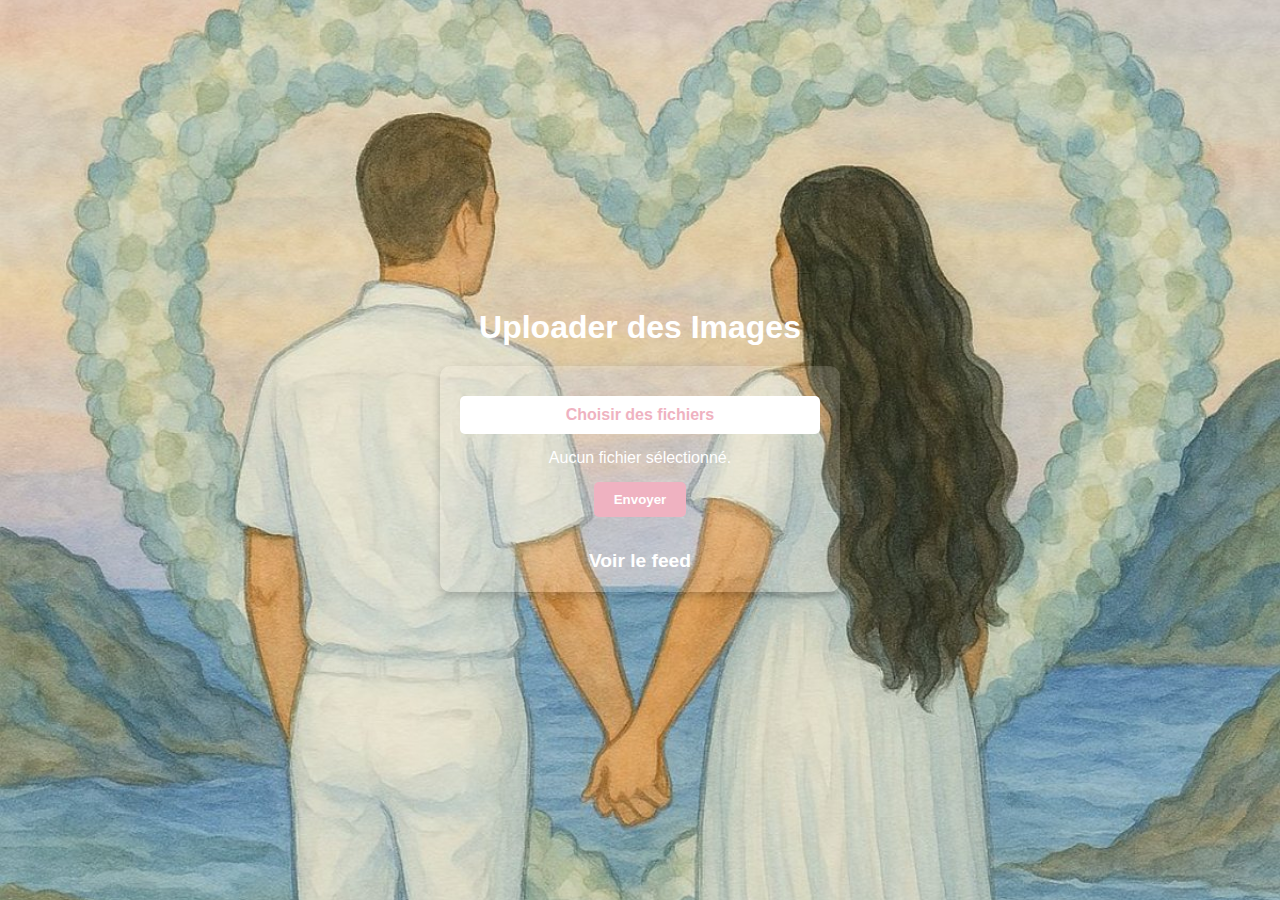
<file: album.html>
<!DOCTYPE html>
<html lang="fr">
<head>
  <meta charset="UTF-8">
  <meta name="viewport" content="width=device-width, initial-scale=1.0">
  <title>Upload d'Images</title>
  <style>
    * {
      margin: 0;
      padding: 0;
      box-sizing: border-box;
    }

    body {
      font-family: Arial, sans-serif;
      color: white;
      display: flex;
      flex-direction: column;
      justify-content: center;
      align-items: center;
      height: 100vh;
      background: url('/img/previewES.jpg') no-repeat center center fixed;
      background-size: cover;
      text-align: center;
    }

    .container {
      background: rgba(255, 250, 244, 0.16); /* Fond semi-transparent pour mieux voir le texte */
      padding: 20px;
      border-radius: 10px;
      width: 80%;
      max-width: 400px;
      box-shadow: 0px 4px 10px rgba(0, 0, 0, 0.2);
    }

    h1 {
      font-size: 2rem;
      margin-bottom: 20px;
    }

    input[type="file"] {
      display: none;
    }

    .upload-label {
      display: block;
      background: white;
      color: #efb2c1;
      padding: 10px 20px;
      border-radius: 5px;
      cursor: pointer;
      font-weight: bold;
      margin-top: 10px;
      text-align: center;
    }

    .status {
      margin-top: 15px;
      font-size: 1rem;
    }

    .btn {
      margin-top: 15px;
      background: #efb2c1;
      color: white;
      padding: 10px 20px;
      border: none;
      border-radius: 5px;
      cursor: pointer;
      font-weight: bold;
    }

    .btn:hover {
      background: #e39fb0;
    }

    @media (max-width: 600px) {
      body {
        font-size: 14px; /* Ajuste la taille de la police sur les petits écrans */
      }

      .container {
        width: 90%;
        padding: 15px;
      }

      .upload-label {
        font-size: 0.9rem;
      }

      .btn {
        font-size: 0.9rem;
      }
    }

    a{
      padding: 5px;
      border-radius: 3px;
      color: white;
      text-decoration: none;
      font-size: 1.2rem;
      font-weight: bold;
      text-decoration: 1px white;
    }
  </style>
</head>
<body>
<h1>Uploader des Images</h1>
<div class="container">
  <label for="fileInput" class="upload-label">Choisir des fichiers</label>
  <input type="file" id="fileInput" multiple accept="image/*">
  <p class="status" id="fileCount">Aucun fichier sélectionné.</p>
  <button class="btn" onclick="uploadFiles()">Envoyer</button>
  <p class="status" id="status"></p>
  <br>
  <a  href="/feed.html">Voir le feed</a>
</div>

<script>
  const fileInput = document.getElementById('fileInput');
  const fileCount = document.getElementById('fileCount');
  const status = document.getElementById('status');

  fileInput.addEventListener('change', () => {
    const count = fileInput.files.length;
    fileCount.innerText = count > 0 ? `${count} fichier(s) sélectionné(s).` : "Aucun fichier sélectionné.";
  });

  async function uploadFiles() {
    if (!fileInput.files.length) {
      status.innerText = "❌ Veuillez sélectionner des fichiers.";
      return;
    }

    status.innerText = "⏳ Envoi en cours...";
    let erreurs = 0;

    for (let file of fileInput.files) {
      const success = await uploadFile(file);
      if (!success) erreurs++;
    }

    if (erreurs > 0) {
      status.innerText = `⚠️ ${erreurs} fichier(s) n'ont pas été envoyés.`;
    } else {
      status.innerText = "✅ Tous les fichiers ont été envoyés !";
    }
  }

  async function uploadFile(file) {
    return new Promise((resolve) => {
      const reader = new FileReader();
      reader.readAsDataURL(file);
      reader.onloadend = async function () {
        const base64 = reader.result.split(",")[1];

        const formData = new URLSearchParams();
        formData.append("file", base64);
        formData.append("fileName", file.name);
        formData.append("mimeType", file.type);

        try {
          const response = await fetch("https://script.google.com/macros/s/AKfycbyN4EZq67WECx6qBJSUHUk0v5suBPVAH7eHgrnJatzqQQK18UV0Hys5fkDuJ5WOJCY/exec", {
            method: "POST",
            body: formData,
            headers: { "Content-Type": "application/x-www-form-urlencoded" }
          });

          const result = await response.text();
          console.log("Réponse serveur:", result);

          if (!result.includes("Fichier uploadé avec succès")) {
            console.error("Erreur d'upload :", result);
            resolve(false);
          } else {
            resolve(true);
          }
        } catch (error) {
          console.error("Erreur de connexion :", error);
          resolve(false);
        }
      };
    });
  }
</script>
</body>
</html>
</file>
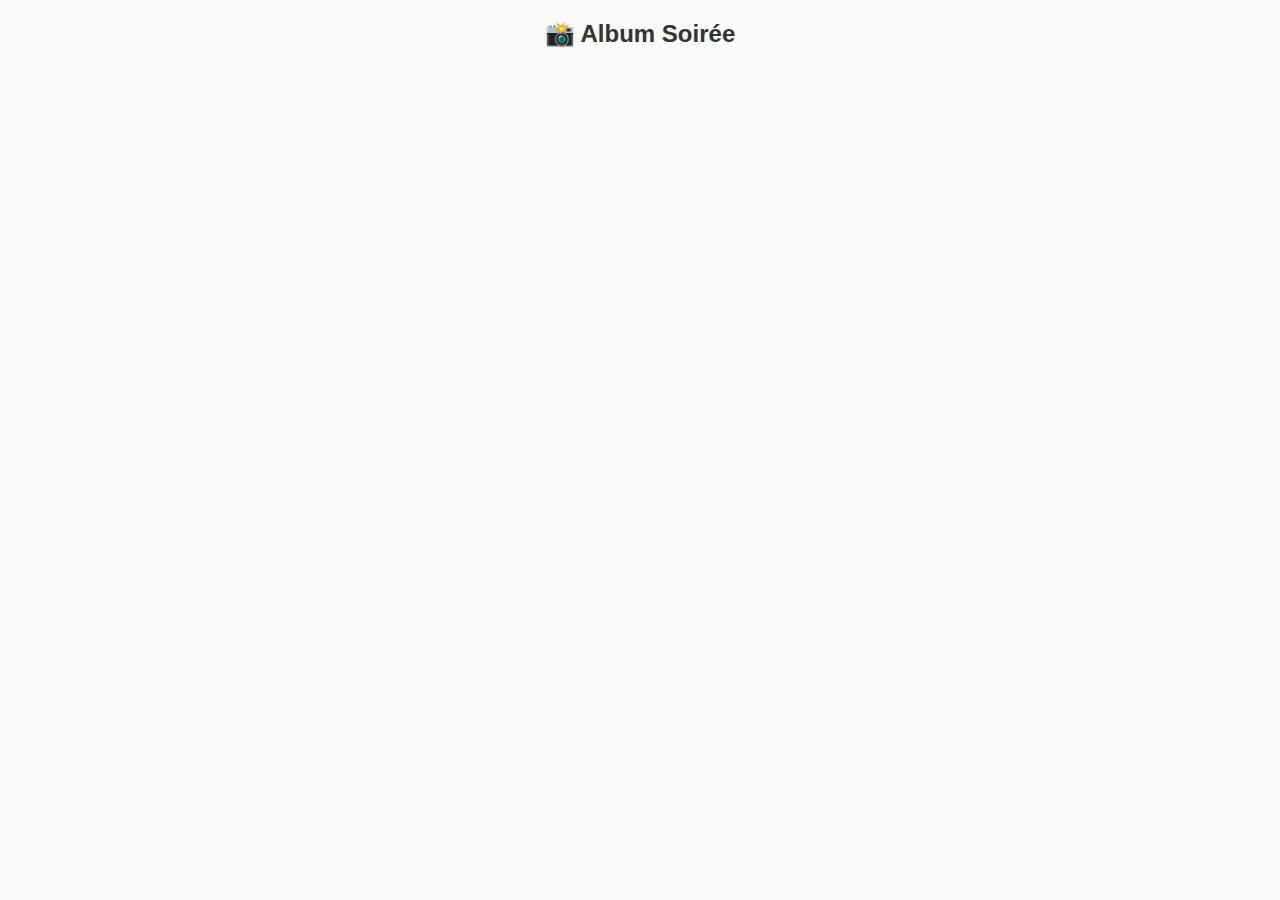
<file: albumImg.html>
<!DOCTYPE html>
<html lang="fr">
<head>
  <meta charset="UTF-8">
  <meta name="viewport" content="width=device-width, initial-scale=1.0">
  <title>Mon Feed Social</title>
  <style>
    * {
      box-sizing: border-box;
      margin: 0;
      padding: 0;
      font-family: "Arial", sans-serif;
    }

    body {
      background-color: #fafafa;
      text-align: center;
    }

    .container {
      max-width: 1200px;
      margin: auto;
      padding: 20px;
    }

    h1 {
      font-size: 24px;
      margin-bottom: 20px;
      color: #333;
    }

    .gallery {
      column-count: 3; /* Affichage style Masonry */
      column-gap: 15px;
    }

    .gallery-item {
      break-inside: avoid;
      margin-bottom: 15px;
      position: relative;
      overflow: hidden;
      border-radius: 10px;
      box-shadow: 0px 4px 10px rgba(0, 0, 0, 0.1);
      transition: transform 0.3s ease-in-out;
    }

    .gallery-item img {
      width: 100%;
      height: auto;
      display: block;
      border-radius: 10px;
    }

    .gallery-item:hover {
      transform: scale(1.02);
    }

    /* Responsive */
    @media (max-width: 900px) {
      .gallery {
        column-count: 2;
      }
    }

    @media (max-width: 600px) {
      .gallery {
        column-count: 1;
      }
    }
  </style>
</head>
<body>
<div class="container">
  <h1>📸 Album Soirée</h1>
  <div class="gallery" id="gallery"></div>
</div>

<script>
  async function loadImages() {
    try {
      const response = await fetch("https://script.google.com/macros/s/AKfycbwF1cKG01XyWGeSdQXk1gk9zzgaOOK-fsc_dq26EDMmX8HFl8zZUdQDUZoWKlqvIlY/exec");
      const images = await response.json();
      const gallery = document.getElementById("gallery");

      images.forEach(url => {
        const div = document.createElement("div");
        div.classList.add("gallery-item");
        const img = document.createElement("img");
        img.src = url;
        img.alt = "Image Drive";
        div.appendChild(img);
        gallery.appendChild(div);
      });
    } catch (error) {
      console.error("Erreur lors du chargement des images :", error);
    }
  }

  loadImages();
</script>
</body>
</html>
</file>
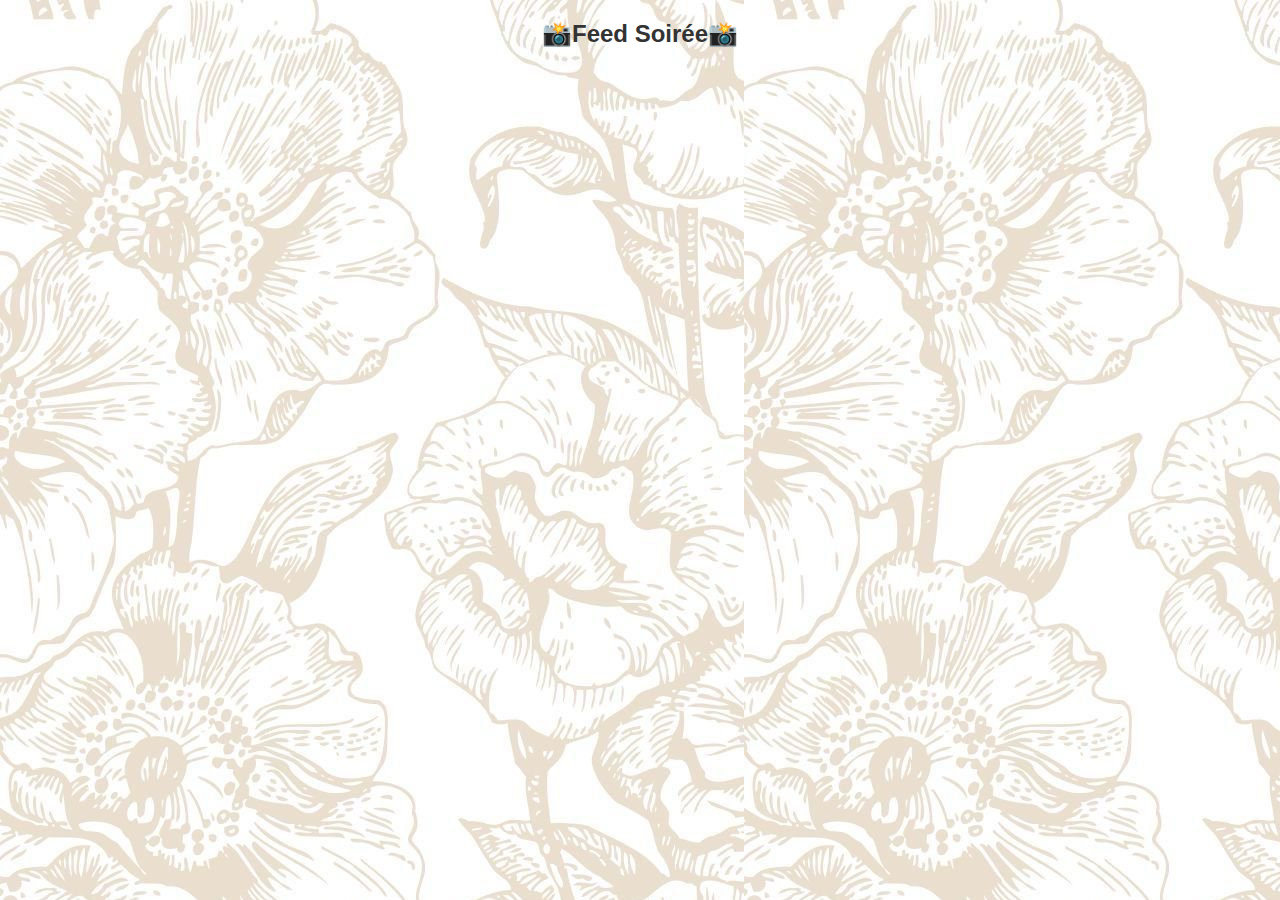
<file: feed.html>
<!DOCTYPE html>
<html lang="fr">
<head>
  <meta charset="UTF-8">
  <meta name="viewport" content="width=device-width, initial-scale=1.0">
  <title>Mon Feed Social</title>
  <style>
    * {
      box-sizing: border-box;
      margin: 0;
      padding: 0;
      font-family: "cormorand", sans-serif;
    }

    body {
      background-image: url("/img/fleurTaupe.jpg");
      text-align: center;
    }

    .container {
      max-width: 1200px;
      margin: auto;
      padding: 20px;
    }

    h1 {
      font-size: 24px;
      margin-bottom: 20px;
      color: #333;
    }

    .gallery {
      column-count: 3; /* Affichage style Masonry */
      column-gap: 15px;
    }

    .gallery-item {
      break-inside: avoid;
      margin-bottom: 15px;
      position: relative;
      overflow: hidden;
      border-radius: 10px;
      box-shadow: 0px 4px 10px rgba(0, 0, 0, 0.1);
      transition: transform 0.3s ease-in-out;
    }

    .gallery-item img {
      width: 100%;
      height: auto;
      display: block;
      border-radius: 10px;
    }

    .gallery-item:hover {
      transform: scale(1.02);
    }

    /* Responsive */
    @media (max-width: 900px) {
      .gallery {
        column-count: 2;
      }
    }

    @media (max-width: 600px) {
      .gallery {
        column-count: 1;
      }
    }
  </style>
</head>
<body>
<div class="container">
  <h1 style="font-family: cormorand, sans-serif">📸Feed Soirée📸</h1>
  <div class="gallery" id="gallery"></div>
</div>

<script>
  async function loadImages() {
    try {
      const response = await fetch("https://script.google.com/macros/s/AKfycbwVZjytnCJRrTESjLsAg9Cq3Fwrg9f-JxP4OAS23220mu5vC3q6MXmW4OX3vH-1CFo/exec");
      const images = await response.json();
      const gallery = document.getElementById("gallery");

      images.forEach(url => {
        const div = document.createElement("div");
        div.classList.add("gallery-item");
        const img = document.createElement("img");
        img.src = url;
        img.alt = "Image Drive";
        div.appendChild(img);
        gallery.appendChild(div);
      });
    } catch (error) {
      console.error("Erreur lors du chargement des images :", error);
    }
  }

  loadImages();
</script>
</body>
</html>
</file>
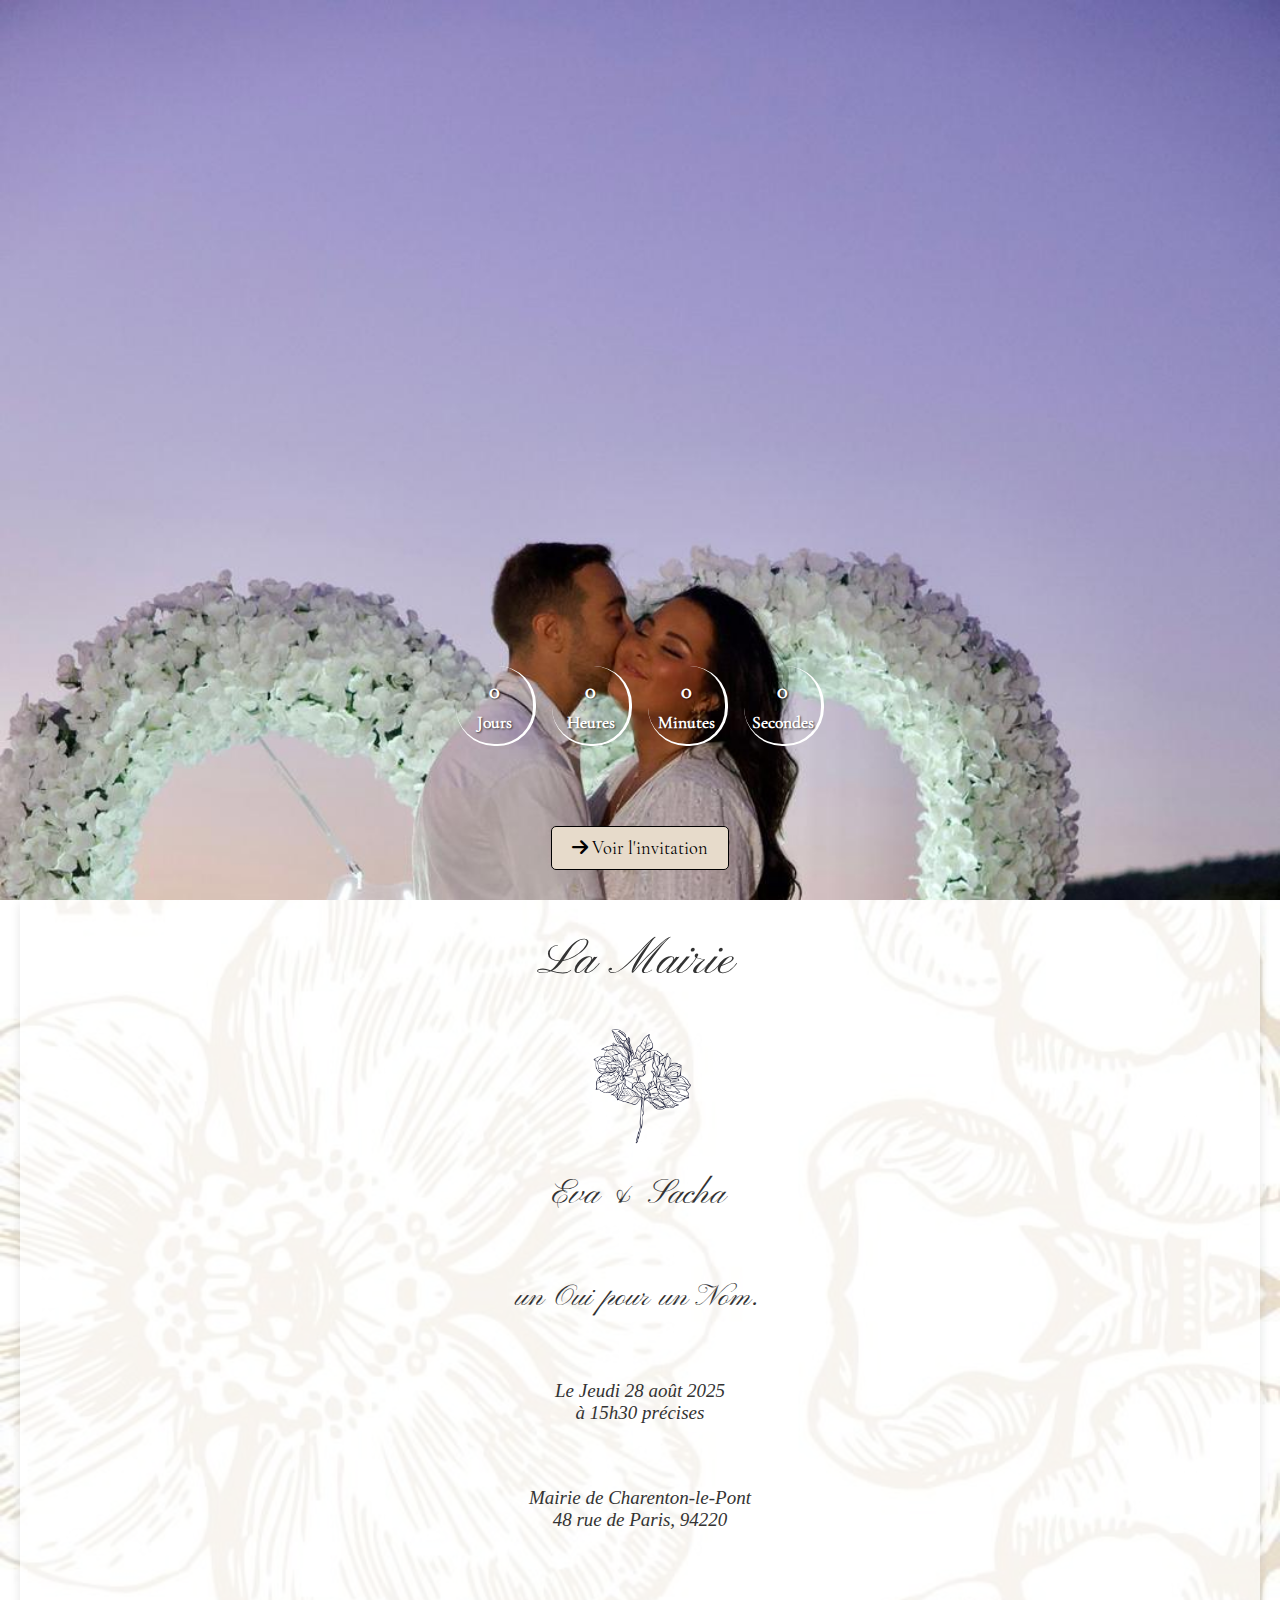
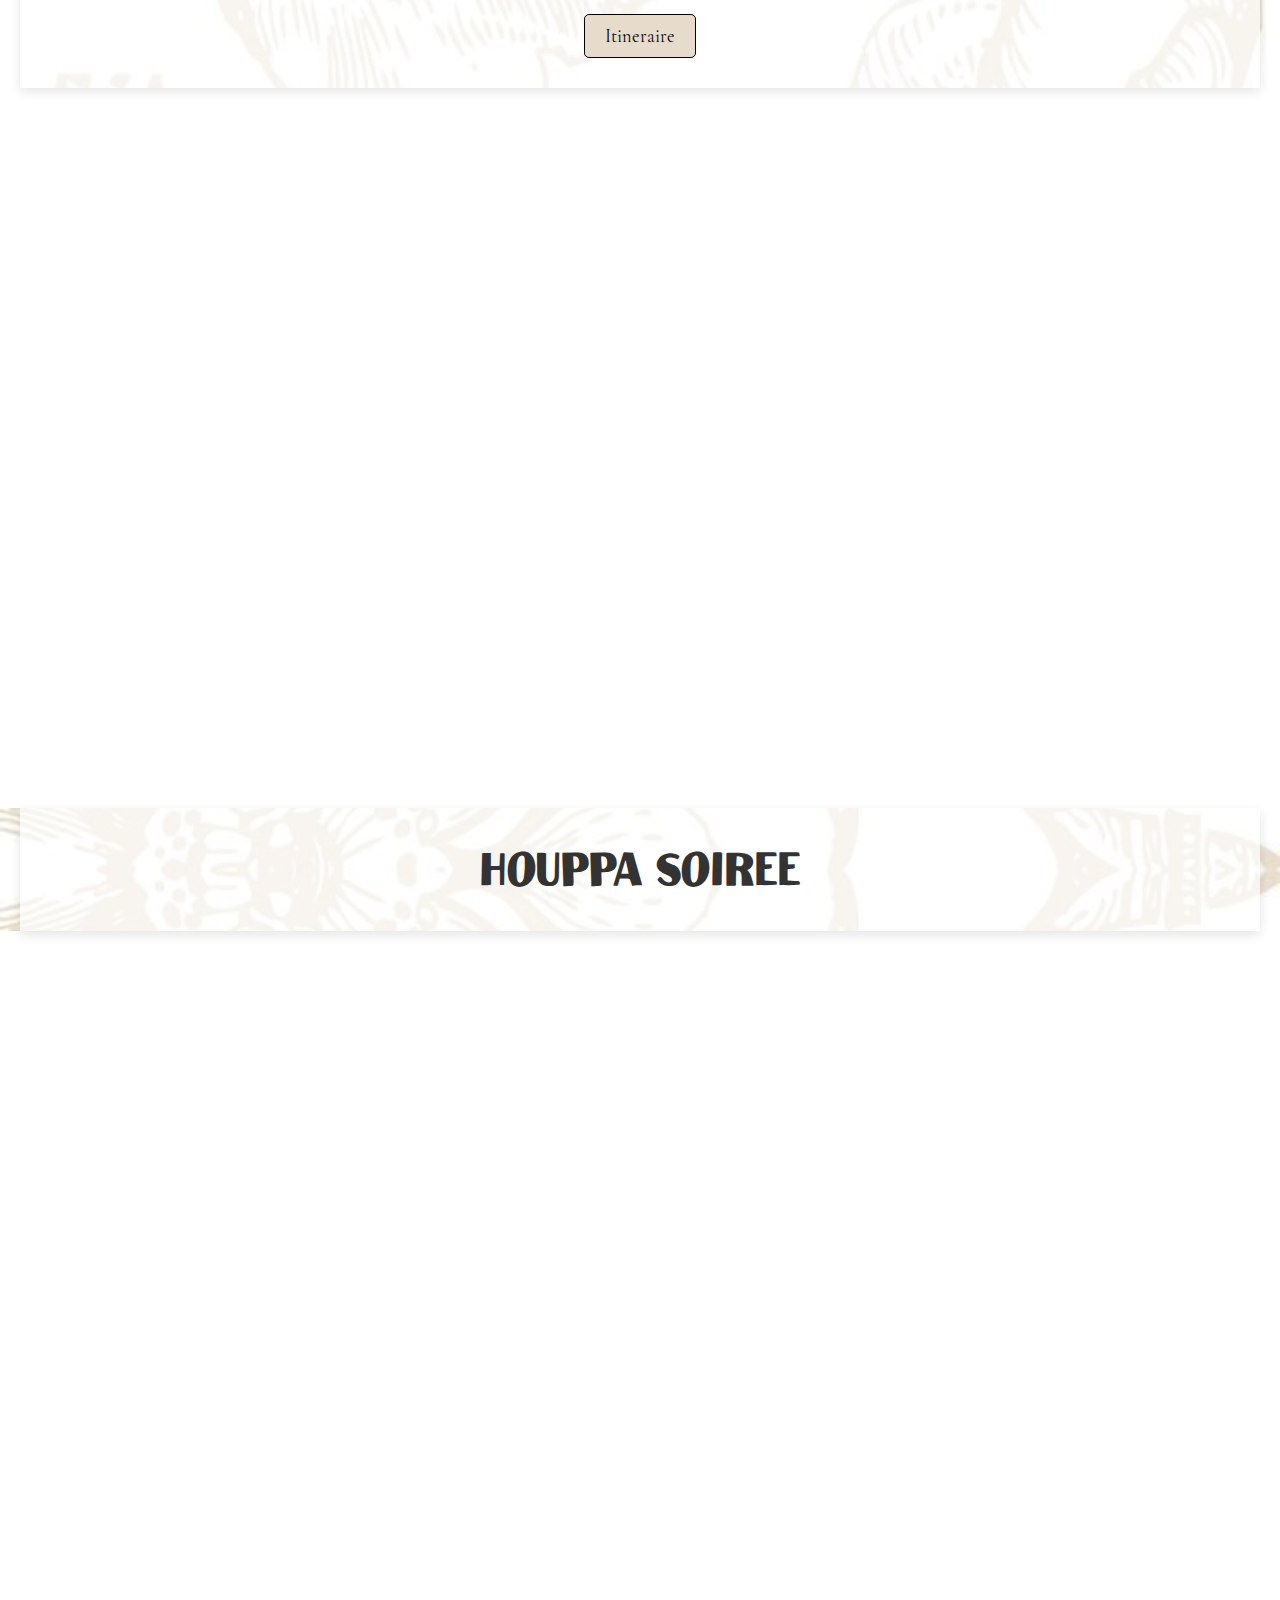
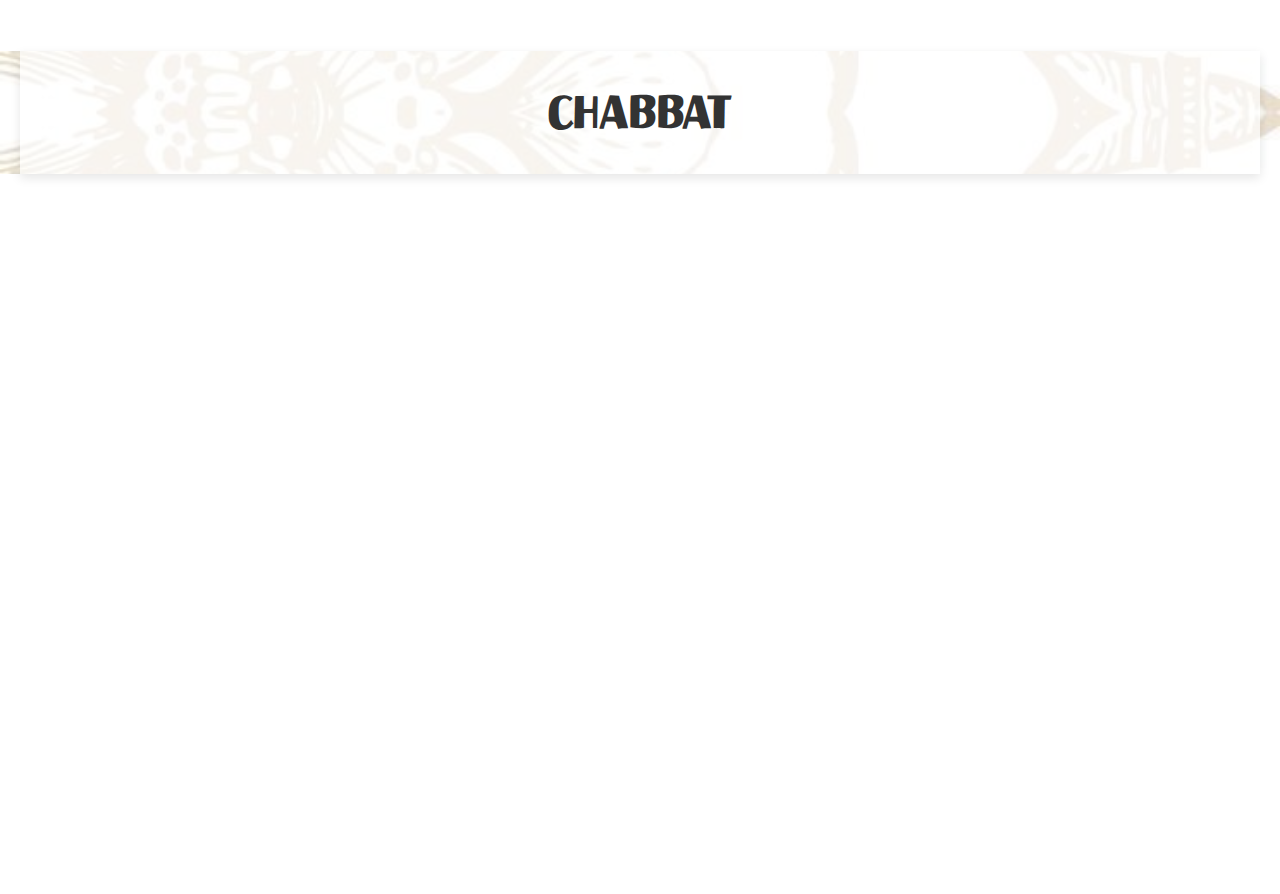
<file: index2.html>
<!DOCTYPE html>
<html lang="fr">
<head>
  <meta charset="UTF-8">
  <meta name="viewport" content="width=device-width, initial-scale=1.0">
  <title>Invitation de Mariage</title>
  <link rel="stylesheet" href="css/style2.css">
  <link rel="stylesheet" href="css/font.css">
  <link rel="stylesheet" href="https://cdnjs.cloudflare.com/ajax/libs/font-awesome/6.0.0-beta3/css/all.min.css">
</head>
<body>

<div id="overlay">
  <div id="divOverlay">
    <div id="decompte">
      <div class="elementDecompte">
        <a id="jour" class="chiffreDecompte"></a>
        <a class="texteDecompte">Jours</a>
      </div>
      <div class="elementDecompte">
        <a id="heure" class="chiffreDecompte"></a>
        <a class="texteDecompte">Heures</a>
      </div>
      <div class="elementDecompte">
        <a id="minute" class="chiffreDecompte"></a>
        <a class="texteDecompte">Minutes</a>
      </div>
      <div class="elementDecompte">
        <a id="seconde" class="chiffreDecompte"></a>
        <a class="texteDecompte">Secondes</a>
      </div>
    </div>
    <a class="button-style" onclick="hideOverlay()">
      <i class="fas fa-arrow-right"></i>
      Voir l'invitation
    </a>
  </div>
</div>

<div id="firstImg" style="background-image: url('/img/evaSacha5.jpg'); background-size: cover; background-position: center">

  <div class="firstImgContenaire">
    <div id="decompte">
      <div class="elementDecompte">
        <a id="jour2" class="chiffreDecompte"></a>
        <a class="texteDecompte">Jours</a>
      </div>
      <div class="elementDecompte">
        <a id="heure2" class="chiffreDecompte"></a>
        <a class="texteDecompte">Heures</a>
      </div>
      <div class="elementDecompte">
        <a id="minute2" class="chiffreDecompte"></a>
        <a class="texteDecompte">Minutes</a>
      </div>
      <div class="elementDecompte">
        <a id="seconde2" class="chiffreDecompte"></a>
        <a class="texteDecompte">Secondes</a>
      </div>
    </div>
    <a href="#mairie"> <i class="fa-solid fa-angles-down"></i> </a>
  </div>
</div>

<div id="content">

  <section class="text-section" id="mairie">
<!--    <div class="overlay-flower">-->
<!--      <img src="/img/assoulineFlower.png" alt="Fleur" class="flower-image">-->
<!--    </div>-->
    <div class="text-container mairie">
      <h1>La Mairie</h1>
      <img src="img/iconFleur.png" width="150">
      <p class="texteGros">Eva & Sacha</p> <br>
      <p class="texteGros" style="font-size: 30px">un <strong>Oui</strong> pour un <strong>Nom</strong>.</p> <br>
      <p class="texte"><strong>Le Jeudi 28 août 2025</strong> </p>
      <p class="texte"><strong>à 15h30 précises</strong></p><br>
      <p class="texte">Mairie de Charenton-le-Pont </p>
      <p class="texte">48 rue de Paris, 94220</p> <br>
      <a class="button-style" href="https://ul.waze.com/ul?place=ChIJbXy3i_ty5kcRFfs6RuVuRks&ll=48.81971640%2C2.41609580&navigate=yes&utm_campaign=default&utm_source=waze_website&utm_medium=lm_share_location">
        Itineraire</a>
      <br>
    </div>
<!--    <div class="overlay-eye">-->
<!--      <img src="/img/assoulineEye.png" alt="Œil" class="eye-image">-->
<!--    </div>-->
  </section>


  <section class="image-section fade-in-image" style="background-image: url('/img/evaSacha1.jpg');">

  </section>

  <section class="text-section">
<!--    <div class="overlay-flower">-->
<!--      <img src="/img/assoulineFlower.png" alt="Œil" class="flower-image">-->

<!--    </div>-->
    <div class="text-container">
      <p>HOUPPA SOIREE</p>
    </div>
<!--    <div class="overlay-eye">-->
<!--      <img src="/img/assoulineEye.png" alt="Œil" class="eye-image">-->
<!--    </div>-->
  </section>

  <section class="image-section fade-in-image" style="background-image: url('/img/evaSacha2.jpg');">

  </section>

  <section class="text-section">
<!--    <div class="overlay-flower">-->
<!--      <img src="/img/assoulineFlower.png" alt="Œil" class="flower-image">-->

<!--    </div>-->
    <div class="text-container">
      <p>CHABBAT</p>
    </div>
<!--    <div class="overlay-eye">-->
<!--      <img src="/img/assoulineEye.png" alt="Œil" class="eye-image">-->
<!--    </div>-->
  </section>

  <section class="image-section fade-in-image" style="background-image: url('/img/evaSacha3.jpg');">

  </section>
</div>


<script src="js/hideOverlay.js"></script>
<script src="js/countDown.js"></script>
<script src="js/scroll.js"></script>
<script src="js/apparitionImage.js"></script>


</body>
</html>
</file>
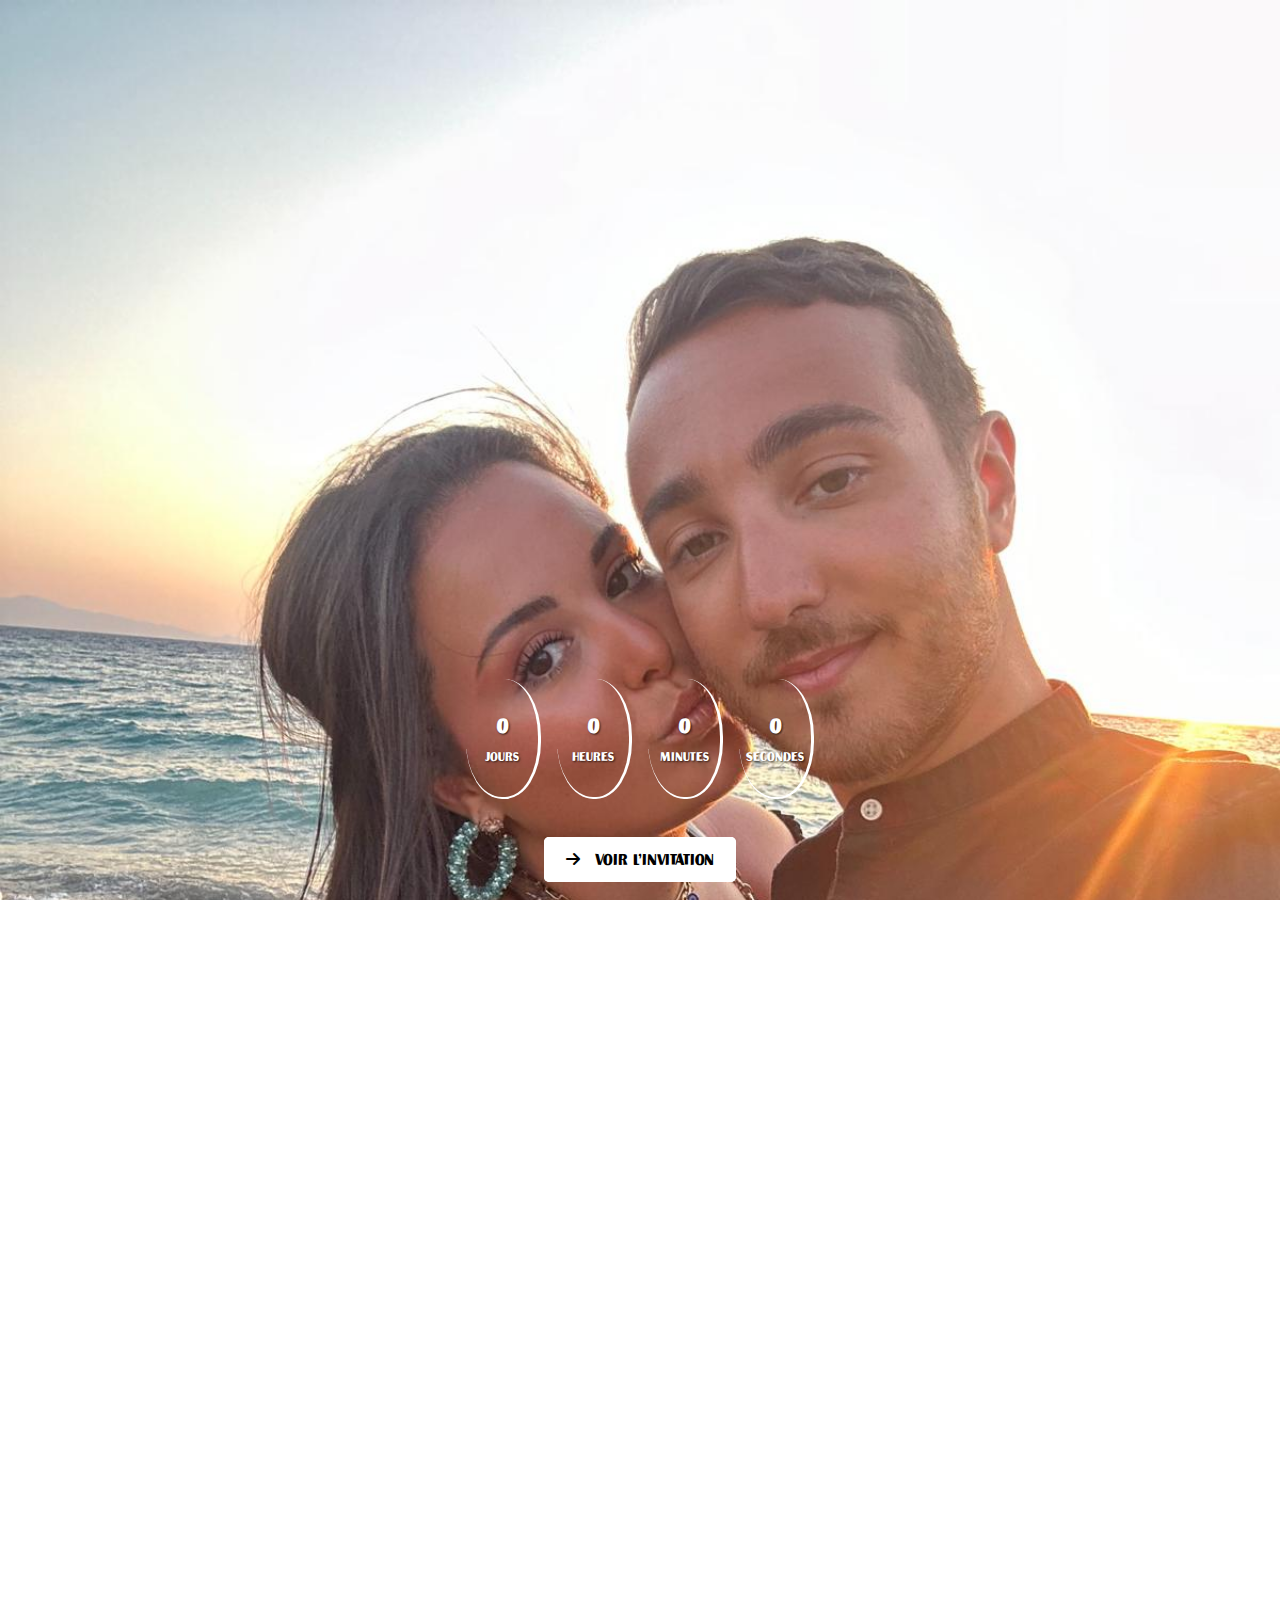
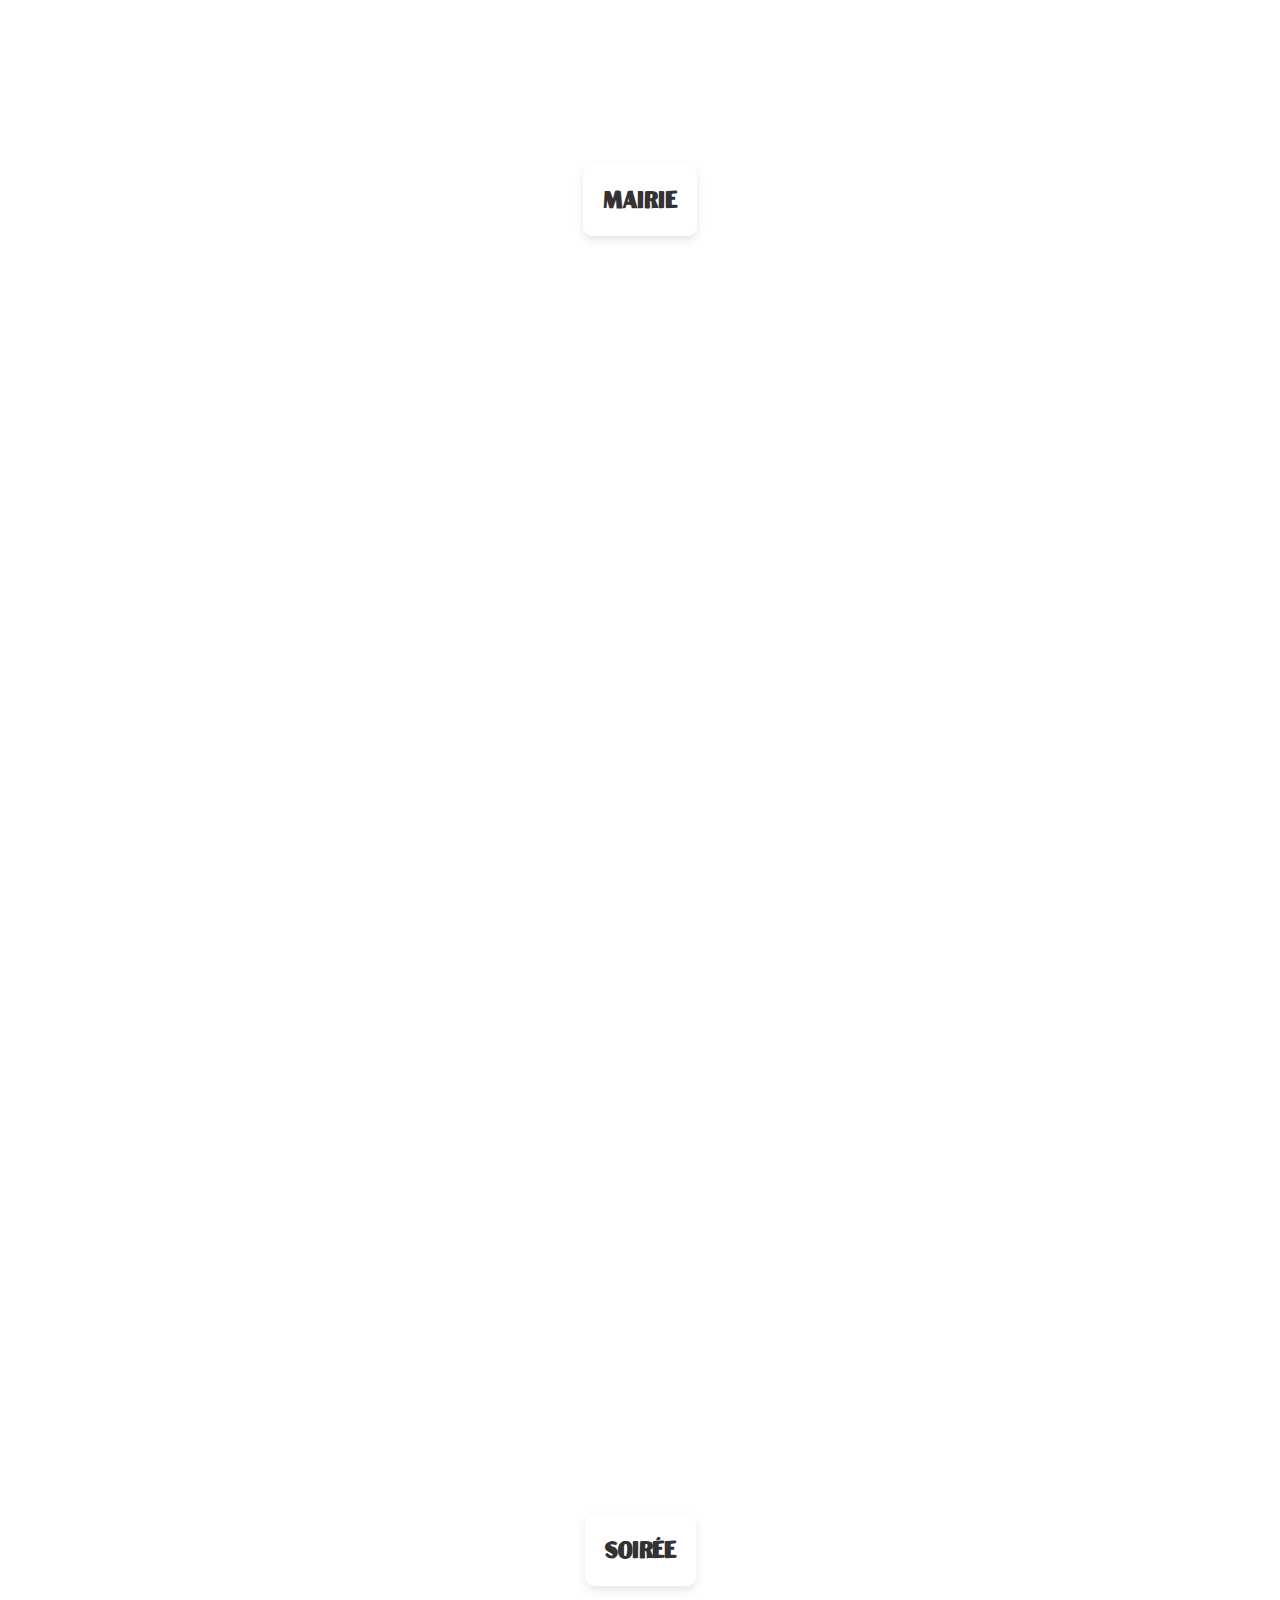
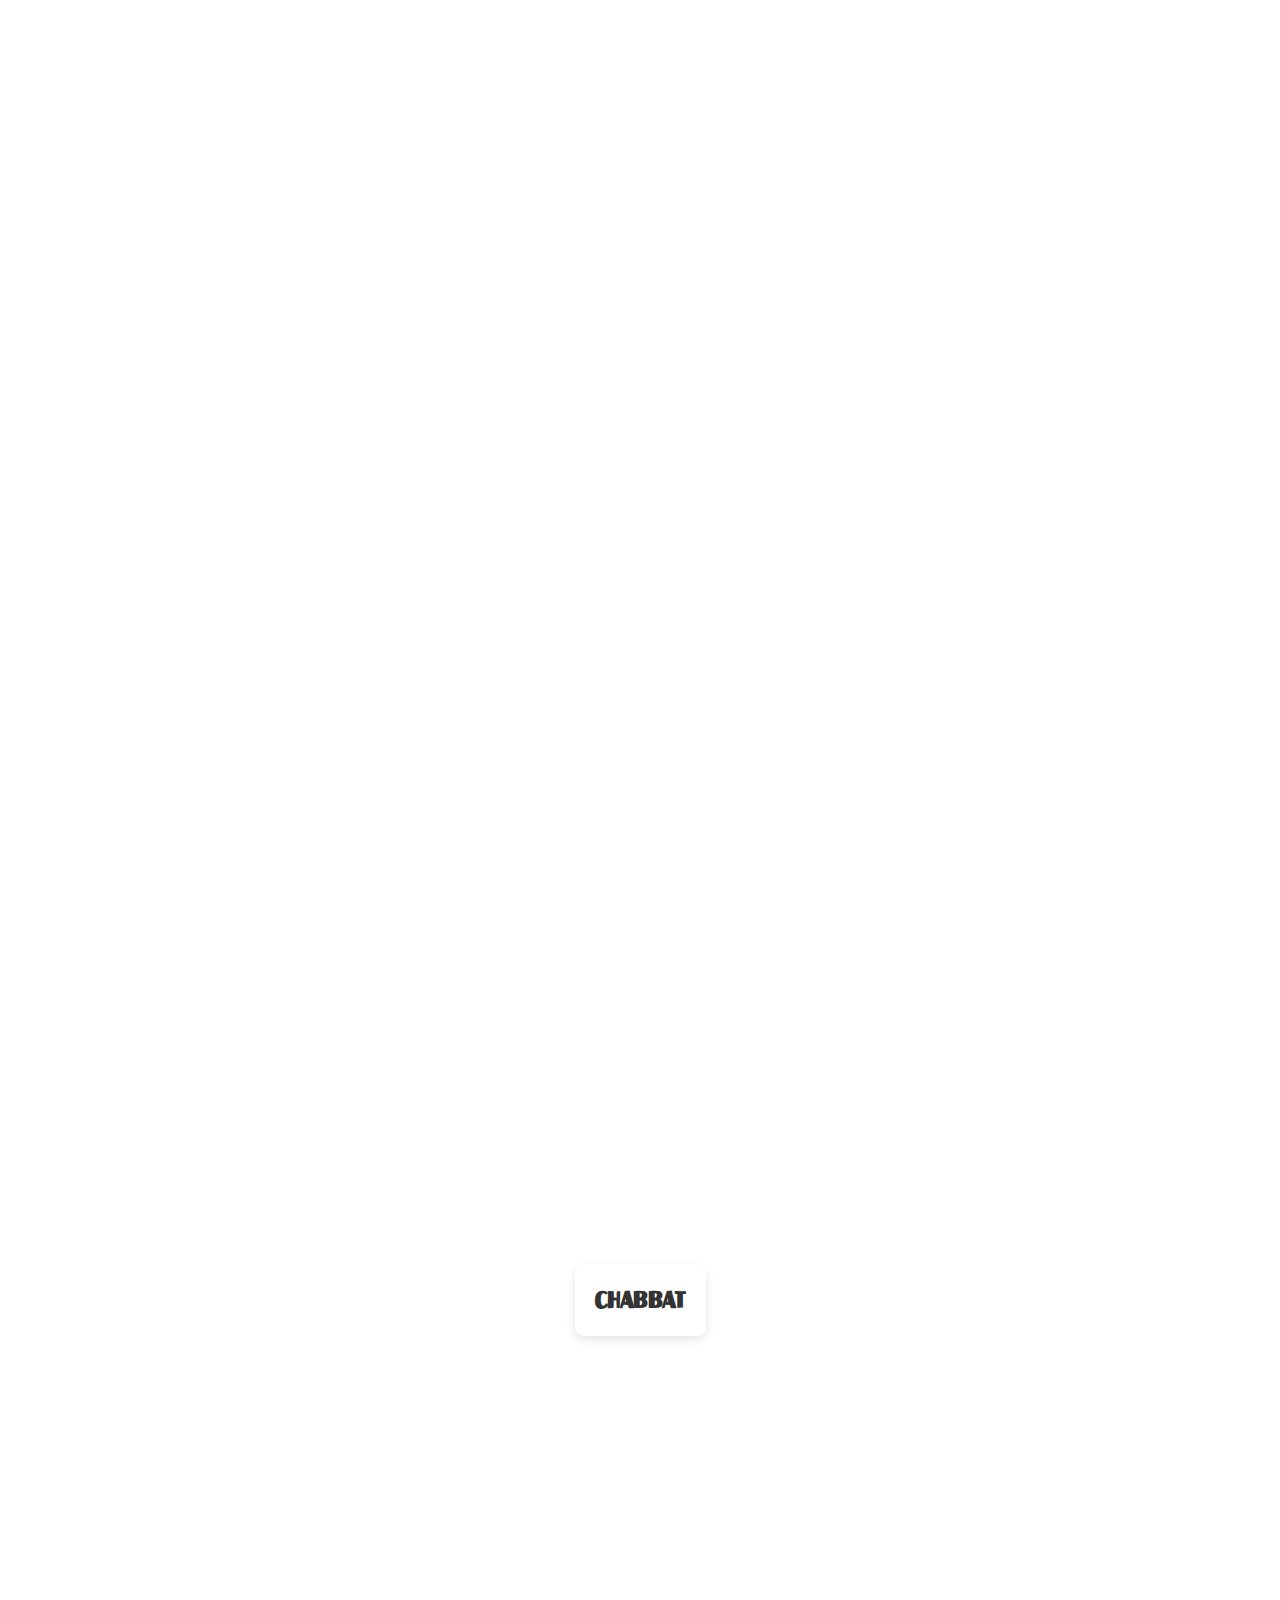
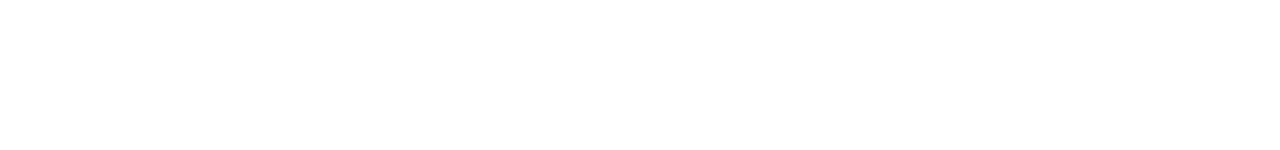
<file: indexParallax.html>
<!DOCTYPE html>
<html lang="fr">
<head>
  <meta charset="UTF-8">
  <meta name="viewport" content="width=device-width, initial-scale=1.0">
  <title>Invitation de Mariage</title>
  <link rel="stylesheet" href="css/styleParallax.css">
  <link rel="stylesheet" href="css/font.css">
  <link rel="stylesheet" href="https://cdnjs.cloudflare.com/ajax/libs/font-awesome/6.0.0-beta3/css/all.min.css">


</head>
<body>
<div id="overlay">

  <div id="divOverlay">

    <br>

    <div>
      <div id="decompte">
        <div class="elementDecompte">
          <a id="jour" class="chiffreDecompte"></a>
          <a class="texteDecompte">Jours</a>
        </div>
        <div class="elementDecompte">
          <a id="heure" class="chiffreDecompte"></a>
          <a class="texteDecompte">Heures</a>
        </div>
        <div class="elementDecompte">
          <a id="minute" class="chiffreDecompte"></a>
          <a class="texteDecompte">Minutes</a>
        </div>
        <div class="elementDecompte">
          <a id="seconde" class="chiffreDecompte"></a>
          <a class="texteDecompte">Secondes</a>
        </div>
      </div>

      <a class="button-style" onclick="hideOverlay()">
        <i class="fas fa-arrow-right"></i>
        Voir l'invitation</a>

    </div>

  </div>
</div>

<div id="firstImg"  style="background-image: url('/img/evaSacha1.jpg'); background-size: cover; background-position: center"  >
  <div class="firstImgContenaire">

      <div id="decompte" >
        <div class="elementDecompte">
          <a id="jour2" class="chiffreDecompte"></a>
          <a class="texteDecompte">Jours</a>
        </div>
        <div class="elementDecompte">
          <a id="heure2" class="chiffreDecompte"></a>
          <a class="texteDecompte">Heures</a>
        </div>
        <div class="elementDecompte">
          <a id="minute2" class="chiffreDecompte"></a>
          <a class="texteDecompte">Minutes</a>
        </div>
        <div class="elementDecompte">
          <a id="seconde2" class="chiffreDecompte"></a>
          <a class="texteDecompte">Secondes</a>
        </div>
      </div>
    <i class="fa-solid fa-angles-down"></i>

  </div>

</div>
<!-- Section 1 avec image -->
<div  class="e-with-fixed-bg " >
  <div class="bg-wrap">
    <div class="bg" style="background-image: url('/img/evaSacha3.jpg');"></div>

    </div>

</div>

<section class="section">
  <div class="text-box">
    <h2>Mairie</h2>
    <p></p>
  </div>
</section>

<!-- Section 2 avec image différente -->
<div class="e-with-fixed-bg">
  <div class="bg-wrap">
    <div class="bg" style="background-image: url('/img/evaSacha2.jpg');"></div>
  </div>
  <div class="e-container">
    <h1>Soirée</h1>
    <p></p>
  </div>
</div>

<section class="section">
  <div class="text-box">
    <h2>Soirée</h2>
    <p></p>
  </div>
</section>

<!-- Section 3 avec image différente -->
<div class="e-with-fixed-bg">
  <div class="bg-wrap">
    <div class="bg" style="background-image: url('/img/evaSacha3.jpg');"></div>
  </div>
  <div class="e-container">
    <h1>Chabbat</h1>
    <p></p>
  </div>
</div>

<section class="section">
  <div class="text-box">
    <h2>Chabbat</h2>
    <p></p>
  </div>
</section>

<script src="js/hideOverlay.js"></script>
<script src="js/countDown.js"></script>


</body>
</html>
</file>
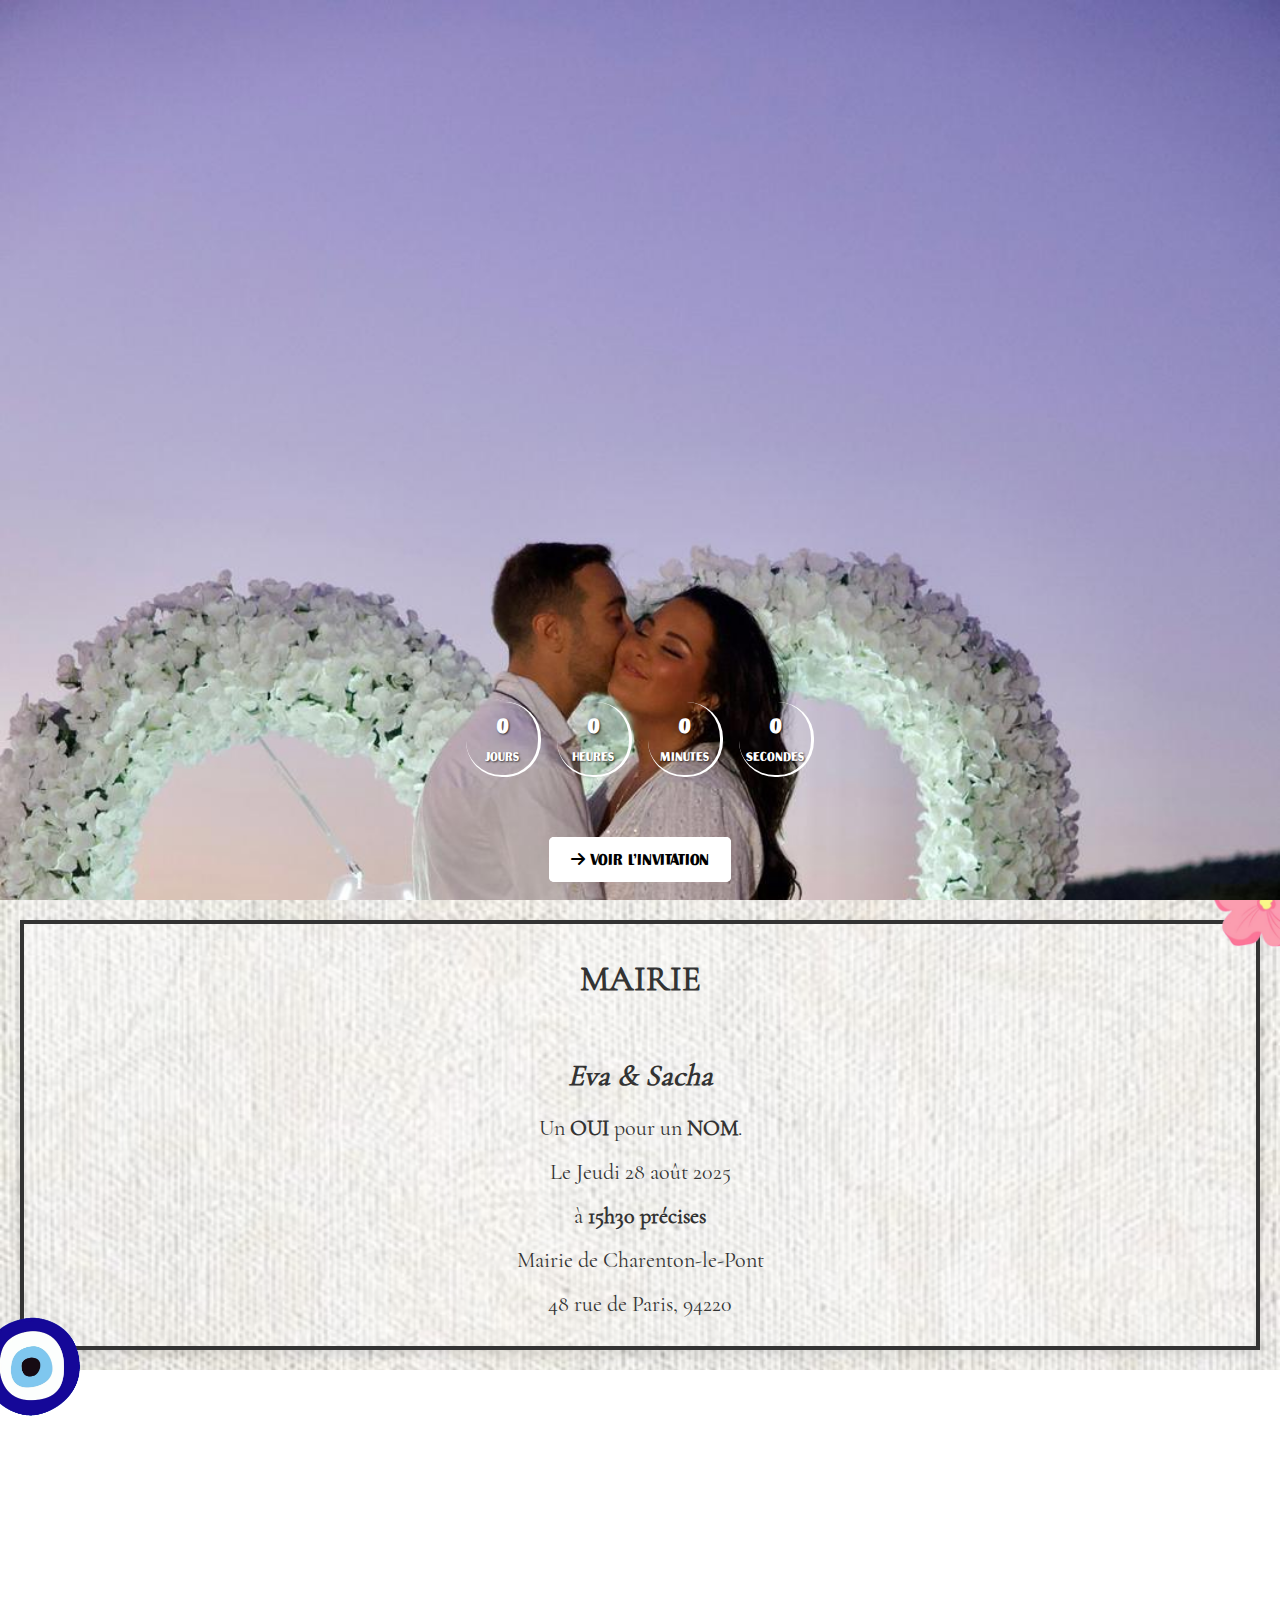
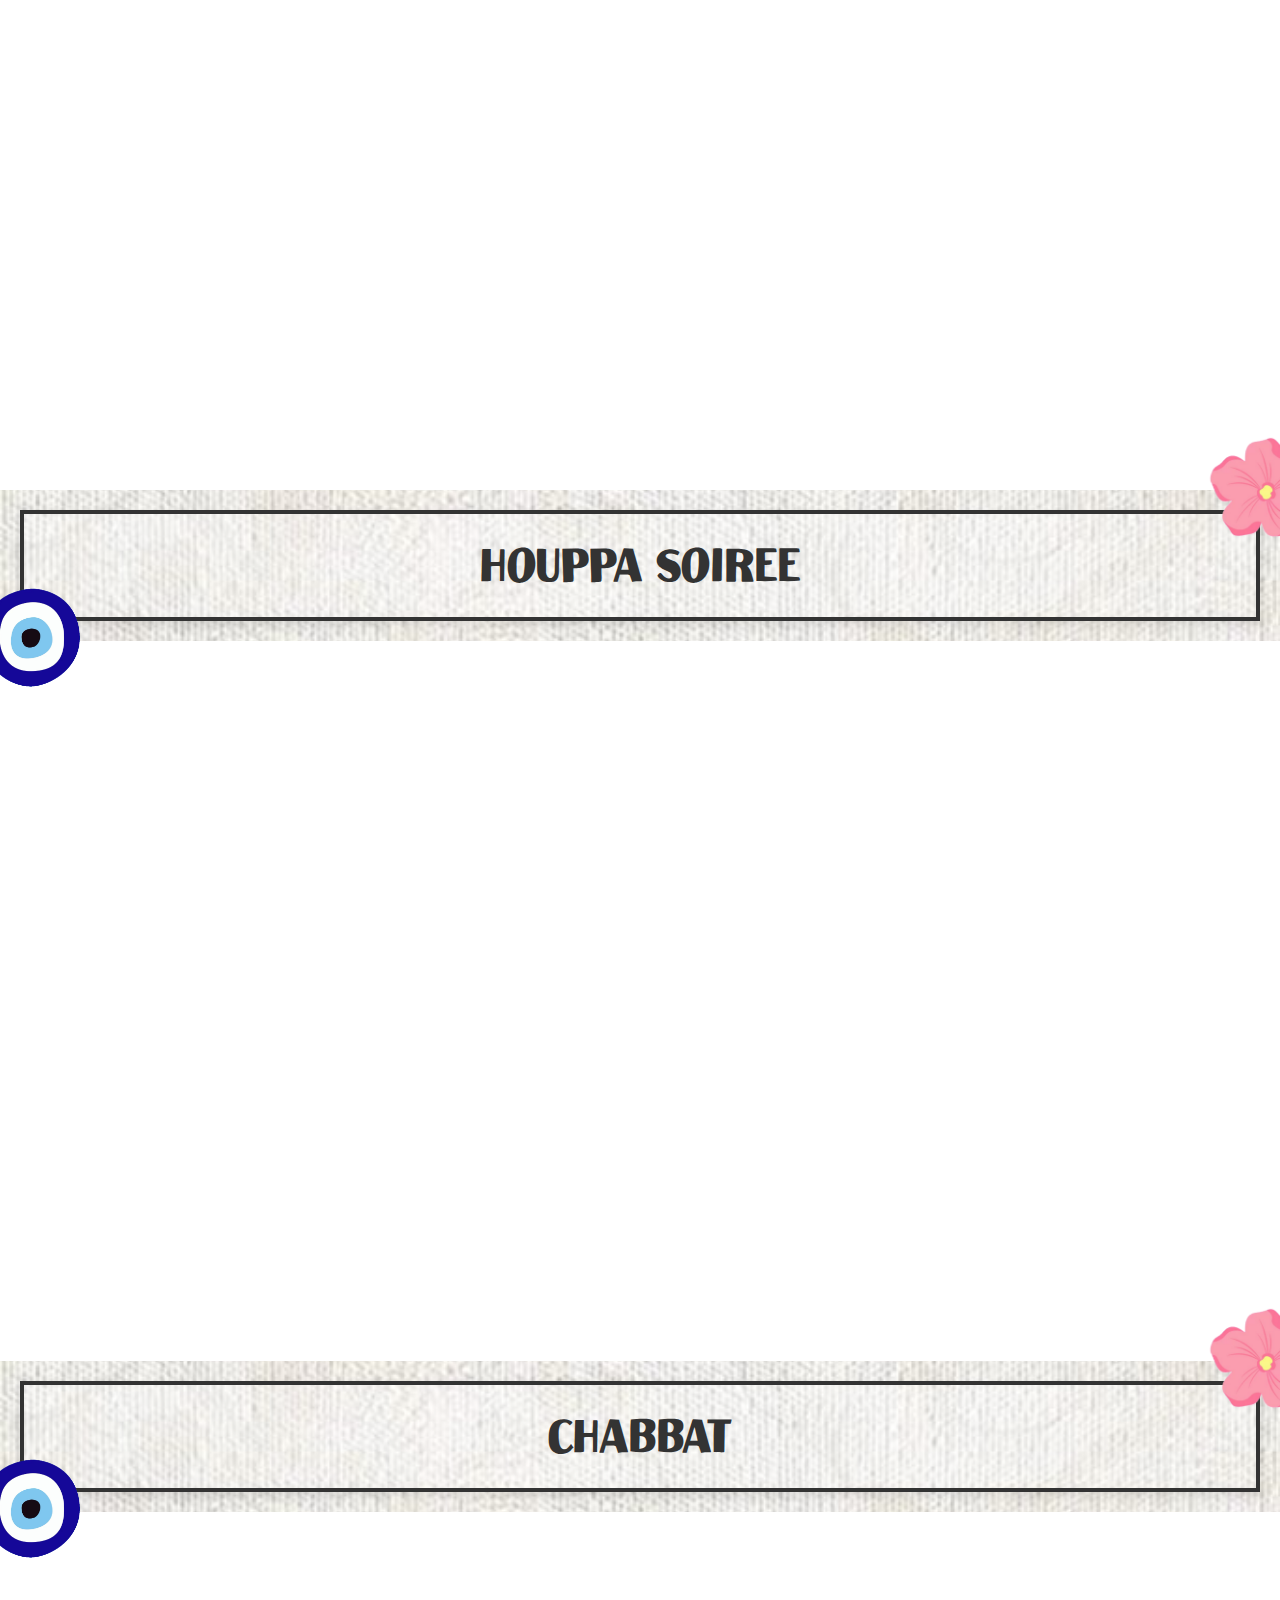
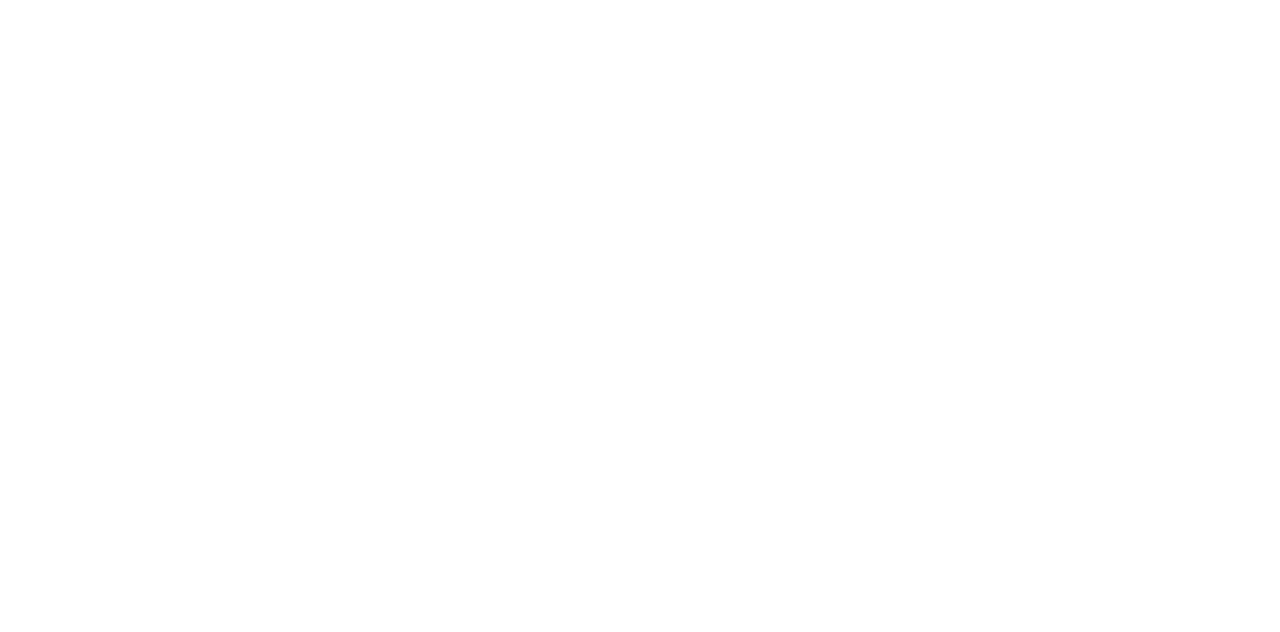
<file: indexV2.html>
<!DOCTYPE html>
<html lang="fr">
<head>
  <meta charset="UTF-8">
  <meta name="viewport" content="width=device-width, initial-scale=1.0">
  <title>Invitation de Mariage</title>
  <link rel="stylesheet" href="css/styleV2.css">
  <link rel="stylesheet" href="css/font.css">
  <link rel="stylesheet" href="https://cdnjs.cloudflare.com/ajax/libs/font-awesome/6.0.0-beta3/css/all.min.css">
</head>
<body>

<div id="overlay">
  <div id="divOverlay">
    <div id="decompte">
      <div class="elementDecompte">
        <a id="jour" class="chiffreDecompte"></a>
        <a class="texteDecompte">Jours</a>
      </div>
      <div class="elementDecompte">
        <a id="heure" class="chiffreDecompte"></a>
        <a class="texteDecompte">Heures</a>
      </div>
      <div class="elementDecompte">
        <a id="minute" class="chiffreDecompte"></a>
        <a class="texteDecompte">Minutes</a>
      </div>
      <div class="elementDecompte">
        <a id="seconde" class="chiffreDecompte"></a>
        <a class="texteDecompte">Secondes</a>
      </div>
    </div>
    <a class="button-style" onclick="hideOverlay()">
      <i class="fas fa-arrow-right"></i>
      Voir l'invitation
    </a>
  </div>
</div>

<div id="firstImg" style="background-image: url('/img/evaSacha5.jpg'); background-size: cover; background-position: center">

  <div class="firstImgContenaire">
    <div id="decompte">
      <div class="elementDecompte">
        <a id="jour2" class="chiffreDecompte"></a>
        <a class="texteDecompte">Jours</a>
      </div>
      <div class="elementDecompte">
        <a id="heure2" class="chiffreDecompte"></a>
        <a class="texteDecompte">Heures</a>
      </div>
      <div class="elementDecompte">
        <a id="minute2" class="chiffreDecompte"></a>
        <a class="texteDecompte">Minutes</a>
      </div>
      <div class="elementDecompte">
        <a id="seconde2" class="chiffreDecompte"></a>
        <a class="texteDecompte">Secondes</a>
      </div>
    </div>
    <a href="#mairie"> <i class="fa-solid fa-angles-down"></i> </a>
  </div>
</div>

<div id="content">

  <section class="text-section" id="mairie">
    <div class="overlay-flower">
      <img src="/img/assoulineFlower.png" alt="Fleur" class="flower-image">
    </div>
    <div class="text-container mairie">
      <h1>MAIRIE</h1>
      <p class="cormorandGras" style="font-style: italic">Eva & Sacha</p>
      <p class="cormorand">Un <strong>OUI</strong> pour un <strong>NOM</strong>.</p>
      <p class="cormorand">Le Jeudi 28 août 2025 </p>
      <p class="cormorand">à <strong>15h30 précises</strong></p>
      <p class="cormorand">Mairie de Charenton-le-Pont<br>48 rue de Paris, 94220</p>
    </div>
    <div class="overlay-eye">
      <img src="/img/assoulineEye.png" alt="Œil" class="eye-image">
    </div>
  </section>


  <section class="image-section fade-in-image" style="background-image: url('/img/evaSacha1.jpg');">

  </section>

  <section class="text-section">
    <div class="overlay-flower">
      <img src="/img/assoulineFlower.png" alt="Œil" class="flower-image">

    </div>
    <div class="text-container">
      <p>HOUPPA SOIREE</p>
    </div>
    <div class="overlay-eye">
      <img src="/img/assoulineEye.png" alt="Œil" class="eye-image">
    </div>
  </section>

  <section class="image-section fade-in-image" style="background-image: url('/img/evaSacha2.jpg');">

  </section>

  <section class="text-section">
    <div class="overlay-flower">
      <img src="/img/assoulineFlower.png" alt="Œil" class="flower-image">

    </div>
    <div class="text-container">
      <p>CHABBAT</p>
    </div>
    <div class="overlay-eye">
      <img src="/img/assoulineEye.png" alt="Œil" class="eye-image">
    </div>
  </section>

  <section class="image-section fade-in-image" style="background-image: url('/img/evaSacha3.jpg');">

  </section>
</div>


<script src="js/hideOverlay.js"></script>
<script src="js/countDown.js"></script>
<script src="js/scroll.js"></script>
<script src="js/apparitionImage.js"></script>


</body>
</html>
</file>
<file: css/style2.css>
* {
  margin: 0;
  padding: 0;
  box-sizing: border-box;
}

.no-scroll {
  overflow: hidden;
  height: 100vh;
}

body {
  font-family: 'Cormorant', sans-serif;
  color: #333;
  text-align: center;
  overflow-x: hidden;
}
h1{
  font-family: pinyon, sans-serif;
  font-size: 50px;
  margin-bottom: 1rem;
  font-weight: 400;
}

a{
  color: white;
  text-decoration: none;
}
.fade-in-image {
  opacity: 0;
  transition: opacity 1s ease-in-out;
}

.fade-in-image.visible {
  opacity: 1;
}


#overlay {
  background-image: url("/img/evaSacha5.jpg");
  background-size: cover;
  background-position: top;
  position: fixed;
  top: 0;
  left: 0;
  width: 100%;
  height: 100%;
  background-color: #fffaf4;
  display: flex;
  flex-direction: column;
  justify-content: flex-end;
  align-items: center;
  opacity: 1;
  transition: opacity 0.5s;
  z-index: 2000;
  padding-bottom: 30px;
}

#overlay.hidden {
  opacity: 0;
  pointer-events: none;
}

#decompte {
  display: flex;
  justify-content: center;
  align-items: center;
  gap: 1rem;
  margin-bottom: 20px;
  height: 20vh;
}

.elementDecompte {
  width: 80px;
  height: 80px;
  display: flex;
  flex-direction: column;
  justify-content: center;
  align-items: center;
  border-radius: 48%;
  border-bottom: 2px solid #ffffff;
  border-right: 3px solid #ffffff;
  text-shadow: 1px 1px 2px rgba(0, 0, 0, 0.7);
}

.texteDecompte {
  font-size: 1.1rem;
  font-weight: bold;
  color: #ffffff;
  margin-top: 8px;
}

.chiffreDecompte {
  color: #ffffff;
  font-size: 1.4rem;
  font-weight: bold;
}

#firstImg {
  min-height: 100vh;
  display: flex;
  justify-content: center;
  align-items: flex-end;
  background-position: center;
}

.firstImgContenaire {
  display: flex;
  align-items: center;
  justify-content: center;
  flex-direction: column;
  color: white;
  font-size: 7vh;
  margin-bottom: 30px;
}

.button-style {
  font-size: 1.15rem;
  color: #000000;
  text-decoration: none;
  margin-top: 10px;
  padding: 10px 20px;
  border: 1px solid #000000;
  border-radius: 5px;
  background-color: #e7dbcb;
  transition: all 0.4s ease;
  font-family: Cormorant, sans-serif;
  display: inline-block; /* Permet au scale de bien s'appliquer */
}

.button-style:hover {
  color: #000000;
  background-color: white;
  border-color: #000000;
  transform: scale(1.05); /* Augmente de 10% */
}



.text-section {
  background-image: url('/img/fleurTaupe.jpg');
  position: relative; /* Nécessaire pour que l'image soit positionnée par rapport à cette section */
  background-size: cover;
  background-position: center;
  display: flex;
  justify-content: center;
  align-items: center;
  text-align: center;
  height: auto;
  padding-left: 20px;
  padding-right: 20px;

}

.text-container {
  width: 100%; /* Le cadre prend toute l'image */
  height: auto; /* Le cadre prend toute l'image */
  color: #333;
  font-size: 3rem;
  font-family: 'Assouline', sans-serif;
  padding: 30px;
  background: rgba(255, 255, 255, 0.67); /* Fond semi-transparent */
  box-shadow: 0px 4px 10px rgba(0, 0, 0, 0.1);
}
.overlay-eye {
  position: absolute;
  bottom:-70px; /* Positionne l'image au bas du conteneur */
  left: 0; /* Positionne l'image à gauche du conteneur */
  transform: translateX(0); /* Aucune transformation horizontale nécessaire */
  z-index: 2; /* Assure que l'image est au-dessus des autres éléments */
}


.overlay-flower {
  position: absolute;
  /* Déplace l'image de l'œil vers la droite, au-delà de la div image */
  top: 0%; /* Positionne l'image à 50% de la hauteur de la section */
  transform: translateY(-50%); /* Centrer verticalement l'image */
  right: 0;
  z-index: 2; /* Assure que l'image est devant les autres éléments */
}
.flower-image {
  width: 80px;  /* Ajuste la taille de l'œil */
  height: auto;
}

.eye-image {
  width: 100px;  /* Ajuste la taille de l'œil */
  height: auto;
}

.image-section {
  position: relative; /* Nécessaire pour que l'image soit positionnée par rapport à cette section */
  height: 80vh; /* Ajuste la hauteur de la section image */
  background-size: cover;
  background-position: center;
}


.texteGros{
  font-family: 'pinyon', serif;
  font-size: 35px;
  color: #333333;
  font-weight: 300;

}

.texte{
  font-family: 'cormorand', serif;
  font-size: 19px;
  color: #333333;
  font-style: italic;
  font-weight: lighter;
}
br {
  display: block;
  content: "";
  margin: 25px 0; /* Réduit l'espacement vertical */
}
</file>
<file: css/font.css>
@font-face {
  font-family: 'Assouline';
  font-style: normal;
  font-weight: normal;
  src:  url('/font/Aficionado DEMO.otf') format('opentype');
}
@font-face {
  font-family: 'cormorant';
  font-style: normal;
  font-weight: normal;
  src:  url('/font/CormorantGaramond-Regular.ttf') format('truetype');
}

@font-face {
  font-family: 'pinyon';
  font-style: normal;
  font-weight: normal;
  src:  url('/font/PinyonScript.ttf') format('truetype');
}

@font-face {
  font-family: 'hebreu';
  font-style: normal;
  font-weight: normal;
  src:  url('/font/DavidLibre-Regular.ttf') format('truetype');
}
</file>
<file: css/styleParallax.css>
* {
  margin: 0;
  padding: 0;
  box-sizing: border-box;
}
.no-scroll {
  overflow: hidden;
  height: 100vh;
}

body {
  font-family: 'Assouline', sans-serif;
  color: #333;
  text-align: center;
  overflow-x: hidden;
}
#overlay {
  background-image: url("/img/evaSacha1.jpg");
  background-size: cover;
  background-position: top;
  position: fixed;
  top: 0;
  left: 0;
  width: 100%;
  height: 100%;
  background-color: #fffaf4; /* Semi-transparent black background */
  display: flex;
  flex-direction: column;
  justify-content: flex-end; /* Aligne le contenu en bas */
  align-items: center;
  opacity: 1; /* Initially visible */
  transition: opacity 0.5s; /* Smooth transition for opacity change */
  z-index: 2000; /* Assurez-vous que z-index est inférieur à celui de l'overlay */
  padding-bottom: 30px; /* Un peu d'espace entre le bas de l'écran et le contenu */
}

#overlay.hidden {
  opacity: 0; /* Make overlay invisible */
  pointer-events: none; /* Disable pointer events on the hidden overlay */
}

#decompte {
  display: flex;
  justify-content: center;
  align-items: center;
  gap: 1rem;  /* Espace uniforme entre les éléments */
  margin-bottom: 20px; /* Espace entre le décompte et le bouton */
  height: 20vh; /* Taille ajustée */
}

.elementDecompte {
  width: 75px; /* Largeur ajustée pour être plus ronde */
  height: 120px; /* Hauteur plus grande pour allonger */
  display: flex;
  flex-direction: column;
  justify-content: center;
  align-items: center;
  border-radius: 48%; /* Arrondi des coins */
  border-bottom: 2px solid #ffffff; /* Contour bas solide */
  border-right: 3px solid #ffffff; /* Contour droit solide */
  text-shadow: 1px 1px 2px rgba(0, 0, 0, 0.7); /* Ombre noire subtile */


}

.texteDecompte {
  font-family: Assouline, sans-serif;
  font-size: 0.8rem;
  color: #ffffff; /* Couleur de texte plus claire */
  margin-top: 8px; /* Espace entre le chiffre et le texte */
}

.chiffreDecompte {
  color: #ffffff; /* Couleur du texte des chiffres */
  font-family: Assouline, sans-serif;
  font-size: 1.3rem; /* Plus grand pour améliorer la visibilité */
  font-weight: bold; /* Mettre en évidence les chiffres */
}

#divOverlay {
  display: flex;
  flex-direction: column;
  align-items: center;
}

#firstImg{
  min-height: 100vh;
  display: flex;
  justify-content: center;
  align-items: flex-end;

}
.firstImgContenaire{
  display: flex;
  align-items: center;
  justify-content: center;
  flex-direction: column;
  color: white;
  font-size: 7vh;
  margin-bottom: 30px;
}

.button-style {
  font-size: 1rem;
  color: #000000; /* Texte noir par défaut */
  text-decoration: none;
  margin-top: 10px;
  padding: 10px 20px; /* Ajoute un peu de padding pour donner de la taille au bouton */
  border: 2px solid #ffffff; /* Bordure blanche */
  border-radius: 5px; /* Bordure arrondie */
  background-color: #ffffff; /* Fond blanc */
  transition: all 0.3s ease; /* Transition fluide pour les changements */
}

.button-style:hover {
  color: #ffffff; /* Texte blanc au survol */
  background-color: transparent; /* Fond transparent au survol */
  border-color: #ffffff; /* Bordure blanche au survol */
}

.button-style:active {
  color: #ffffff; /* Texte blanc lors du clic */
  background-color: transparent; /* Fond transparent lors du clic */
  border-color: #ffffff; /* Bordure blanche lors du clic */
}

.button-style .fas {
  margin-right: 10px; /* Espacement entre l'icône et le texte */
}



.black {
  width: 100%;
  height: 200px;
  background: black;
}

/* Conteneur principal */
.e-with-fixed-bg {
  position: relative;
  width: 100%;
  height: 50vh; /* Hauteur de l'écran */
}

/* Conteneur du fond parallax */
.bg-wrap {

  display: flex;
  justify-content: flex-end;
  align-items: end;
  position: absolute;
  top: 0;
  left: 0;
  width: 100%;
  height: 100%;
  clip: rect(0, auto, auto, 0);
}

.bg {
  position: fixed;
  top: 0;
  left: 0;
  width: 100%;
  height: 100%;
  background-size: cover;
  background-position: center center;
  transform: translateZ(0);
  will-change: transform;
}

/* Conteneur de contenu */
.e-container {
  position: relative;
  z-index: 1;
  color: white;
  background: transparent;
  padding: 20px;
  display: flex;
  justify-content: flex-end;
  align-items: end;
}

.section {
  position: relative;
  padding: 100px 20px;
  min-height: 100vh;
  display: flex;
  align-items: center;
  justify-content: center;
  background: white;
}

.text-box {
  background: rgba(255, 255, 255, 0.9);
  padding: 20px;
  border-radius: 10px;
  max-width: 600px;
  box-shadow: 0px 4px 10px rgba(0, 0, 0, 0.1);
}
</file>
<file: css/styleV2.css>
* {
  margin: 0;
  padding: 0;
  box-sizing: border-box;
}

.no-scroll {
  overflow: hidden;
  height: 100vh;
}

body {
  font-family: 'Assouline', sans-serif;
  color: #333;
  text-align: center;
  overflow-x: hidden;
}
h1{
  font-family: Cormorant, sans-serif;
  font-size: 35px;
  margin-bottom: 2rem;
}

a{
  color: white;
  text-decoration: none;
}
.fade-in-image {
  opacity: 0;
  transition: opacity 1s ease-in-out;
}

.fade-in-image.visible {
  opacity: 1;
}


#overlay {
  background-image: url("/img/evaSacha5.jpg");
  background-size: cover;
  background-position: top;
  position: fixed;
  top: 0;
  left: 0;
  width: 100%;
  height: 100%;
  background-color: #fffaf4;
  display: flex;
  flex-direction: column;
  justify-content: flex-end;
  align-items: center;
  opacity: 1;
  transition: opacity 0.5s;
  z-index: 2000;
  padding-bottom: 30px;
}

#overlay.hidden {
  opacity: 0;
  pointer-events: none;
}

#decompte {
  display: flex;
  justify-content: center;
  align-items: center;
  gap: 1rem;
  margin-bottom: 20px;
  height: 20vh;
}

.elementDecompte {
  width: 75px;
  height: 75px;
  display: flex;
  flex-direction: column;
  justify-content: center;
  align-items: center;
  border-radius: 48%;
  border-bottom: 2px solid #ffffff;
  border-right: 3px solid #ffffff;
  text-shadow: 1px 1px 2px rgba(0, 0, 0, 0.7);
}

.texteDecompte {
  font-size: 0.8rem;
  color: #ffffff;
  margin-top: 8px;
}

.chiffreDecompte {
  color: #ffffff;
  font-size: 1.3rem;
  font-weight: bold;
}

#firstImg {
  min-height: 100vh;
  display: flex;
  justify-content: center;
  align-items: flex-end;
  background-position: center;
}

.firstImgContenaire {
  display: flex;
  align-items: center;
  justify-content: center;
  flex-direction: column;
  color: white;
  font-size: 7vh;
  margin-bottom: 30px;
}

.button-style {
  font-size: 1rem;
  color: #000000;
  text-decoration: none;
  margin-top: 10px;
  padding: 10px 20px;
  border: 2px solid #ffffff;
  border-radius: 5px;
  background-color: #ffffff;
  transition: all 0.3s ease;
}

.button-style:hover {
  color: #ffffff;
  background-color: transparent;
  border-color: #ffffff;
}

.text-section {
  background-image: url('/img/backgroundPapierpeint.jpg');
  position: relative; /* Nécessaire pour que l'image soit positionnée par rapport à cette section */
  background-size: cover;
  background-position: center;
  display: flex;
  justify-content: center;
  align-items: center;
  text-align: center;
  height: auto;
  padding: 20px;
}

.text-container {
  width: 100%; /* Le cadre prend toute l'image */
  height: auto; /* Le cadre prend toute l'image */
  color: #333;
  font-size: 3rem;
  font-family: 'Assouline', sans-serif;
  padding: 20px;
  border: 4px solid #333333; /* Ajout d'un cadre blanc */
  background: rgba(255, 255, 255, 0.3); /* Fond semi-transparent */
  box-shadow: 0px 4px 10px rgba(0, 0, 0, 0.1);
}
.overlay-eye {
  position: absolute;
  bottom:-70px; /* Positionne l'image au bas du conteneur */
  left: 0; /* Positionne l'image à gauche du conteneur */
  transform: translateX(0); /* Aucune transformation horizontale nécessaire */
  z-index: 2; /* Assure que l'image est au-dessus des autres éléments */
}


.overlay-flower {
  position: absolute;
  /* Déplace l'image de l'œil vers la droite, au-delà de la div image */
  top: 0%; /* Positionne l'image à 50% de la hauteur de la section */
  transform: translateY(-50%); /* Centrer verticalement l'image */
  right: 0;
  z-index: 2; /* Assure que l'image est devant les autres éléments */
}
.flower-image {
  width: 80px;  /* Ajuste la taille de l'œil */
  height: auto;
}

.eye-image {
  width: 100px;  /* Ajuste la taille de l'œil */
  height: auto;
}

.image-section {
  position: relative; /* Nécessaire pour que l'image soit positionnée par rapport à cette section */
  height: 80vh; /* Ajuste la hauteur de la section image */
  background-size: cover;
  background-position: center;
}


.cormorandGras{
  font-family: 'Cormorant', serif;
  font-size: 30px;
  color: #333333;
  font-weight: bolder;
}

.cormorand{
  font-family: 'Cormorant', serif;
  font-size: 22px;
  color: #333333;
}
.mairie{
  line-height: 2; /* Augmente l'espacement entre les lignes */

}
</file>
